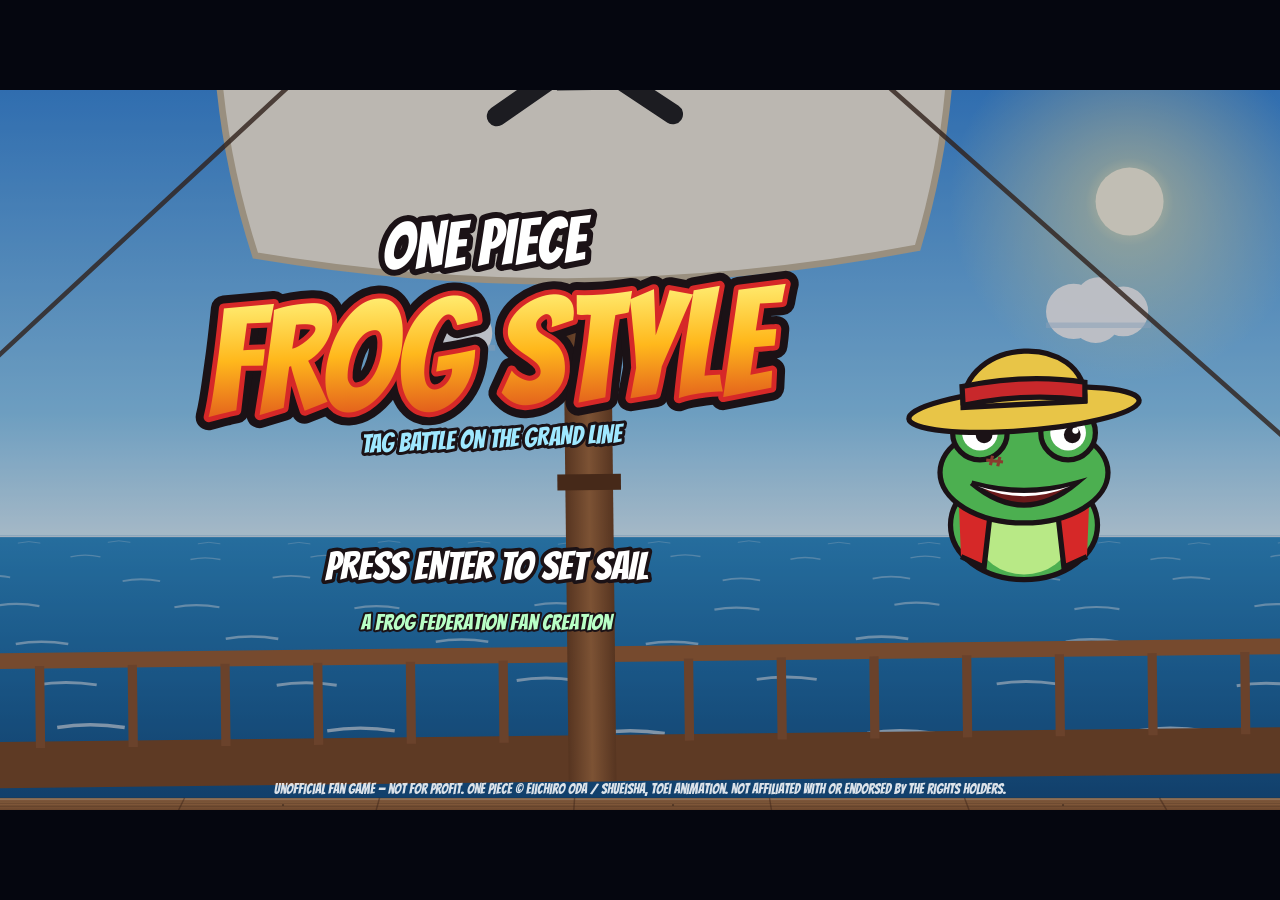
<file: one-piece-frog-style/index.html>
<!DOCTYPE html>
<html lang="en">
<head>
<meta charset="utf-8">
<meta name="viewport" content="width=device-width, initial-scale=1, maximum-scale=1, user-scalable=no, viewport-fit=cover">
<meta name="theme-color" content="#05060f">
<meta name="apple-mobile-web-app-capable" content="yes">
<meta name="mobile-web-app-capable" content="yes">
<title>One Piece Frog Style</title>
<meta name="description" content="One Piece Frog Style — an unofficial, non-commercial fan-made 2-vs-2 tag fighting game. ONE PIECE © Eiichiro Oda / Shueisha, Toei Animation.">
<link rel="preconnect" href="https://fonts.googleapis.com">
<link rel="preconnect" href="https://fonts.gstatic.com" crossorigin>
<link href="https://fonts.googleapis.com/css2?family=Bangers&display=swap" rel="stylesheet">
<link rel="stylesheet" href="game.css">
</head>
<body>
<canvas id="game" aria-label="One Piece Frog Style game screen"></canvas>

<div id="touch" hidden>
  <div id="stick-zone"><div id="stick"><div id="knob"></div></div><span class="hint">MOVE</span></div>
  <div id="buttons">
    <button data-b="L" class="b-l">L</button>
    <button data-b="H" class="b-h">H</button>
    <button data-b="S" class="b-s">SP</button>
    <button data-b="X" class="b-x">HYPER</button>
    <button data-b="A" class="b-a">ASSIST</button>
    <button data-b="T" class="b-t">TAG</button>
  </div>
  <button id="pause-btn" aria-label="Pause">II</button>
</div>

<div id="rotate" hidden>
  <div class="rot-icon">📱↻</div>
  <p>Turn your phone sideways for the best view.</p>
  <button id="rotate-dismiss">Play anyway</button>
</div>

<noscript><p class="noscript">One Piece Frog Style needs JavaScript. Unofficial fan game — ONE PIECE © Eiichiro Oda / Shueisha, Toei Animation.</p></noscript>

<script src="js/core.js"></script>
<script src="js/audio.js"></script>
<script src="js/input.js"></script>
<script src="js/draw.js"></script>
<script src="js/characters.js"></script>
<script src="js/fighter.js"></script>
<script src="js/stage.js"></script>
<script src="js/ai.js"></script>
<script src="js/match.js"></script>
<script src="js/hud.js"></script>
<script src="js/main.js"></script>
</body>
</html>
</file>
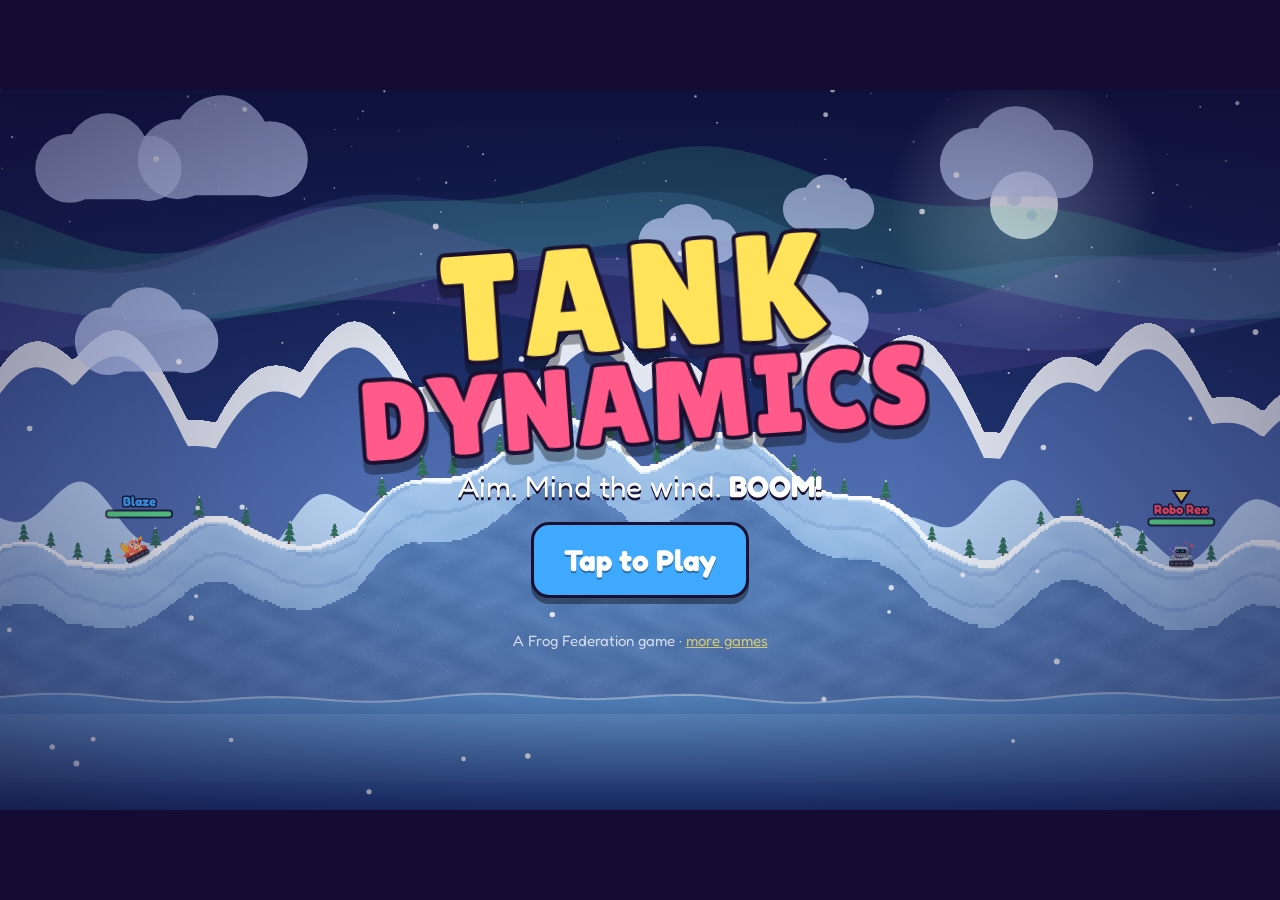
<file: tank-dynamics/index.html>
<!DOCTYPE html>
<html lang="en">
<head>
<meta charset="utf-8">
<meta name="viewport" content="width=device-width, initial-scale=1, maximum-scale=1, user-scalable=no, viewport-fit=cover">
<meta name="theme-color" content="#140c33">
<meta name="apple-mobile-web-app-capable" content="yes">
<meta name="mobile-web-app-capable" content="yes">
<title>Tank Dynamics</title>
<meta name="description" content="Tank Dynamics — a turn-based artillery battle game from the Frog Federation. Aim, mind the wind, and blast your friends off the map!">
<link rel="preconnect" href="https://fonts.googleapis.com">
<link rel="preconnect" href="https://fonts.gstatic.com" crossorigin>
<link href="https://fonts.googleapis.com/css2?family=Fredoka:wght@500;700&family=Lilita+One&display=swap" rel="stylesheet">
<link rel="stylesheet" href="game.css">
</head>
<body>
<canvas id="game" aria-label="Tank Dynamics battlefield"></canvas>

<div id="ui">
  <!-- title -->
  <section class="screen" id="s-title">
    <div class="logo"><span class="l1">TANK</span><span class="l2">DYNAMICS</span></div>
    <p class="tagline">Aim. Mind the wind. <b>BOOM!</b></p>
    <button class="big pulse" id="btn-start">Tap to Play</button>
    <p class="fine">A Frog Federation game · <a href="../games/">more games</a></p>
  </section>

  <!-- home -->
  <section class="screen" id="s-home" hidden>
    <div class="profile" id="profile">
      <div class="avatar" id="p-avatar">🐸</div>
      <div class="pinfo">
        <div class="pname"><span id="p-name">Guest</span> <button class="mini" id="p-rename" aria-label="Change name">✏️</button></div>
        <div class="prank"><span id="p-title">Cadet</span> · <b id="p-rating">1000</b> rating</div>
        <div class="pstats" id="p-stats">0 wins · 0 losses</div>
      </div>
      <div class="pacct">
        <span class="badge" id="p-badge">Guest</span>
        <button class="mini ghost" id="p-signin">Create account</button>
      </div>
    </div>
    <div class="menu">
      <button class="big c1" data-go="quick">⚡ Quick Match<small>Battle a player at your level</small></button>
      <button class="big c2" data-go="cpu">🤖 Vs Computer<small>Practice against the CPU</small></button>
      <button class="big c3" data-go="party">🎉 Local Party<small>2–4 players, one device</small></button>
      <div class="row">
        <button class="med" data-go="howto">How to Play</button>
        <button class="med" data-go="settings">Settings</button>
        <a class="med" href="../games/">← Games</a>
      </div>
    </div>
  </section>

  <!-- setup + tank select -->
  <section class="screen" id="s-select" hidden>
    <header class="bar"><button class="med back" data-back>←</button><h2 id="sel-title">Choose your tank</h2><span class="sel-who" id="sel-who"></span></header>
    <div class="select-wrap">
      <div class="tanks" id="tank-grid"></div>
      <div class="detail">
        <canvas id="detail-art" width="420" height="200"></canvas>
        <h3 id="d-name">Froggo</h3>
        <p class="d-tag" id="d-tag"></p>
        <div class="stats" id="d-stats"></div>
        <ul class="weapons" id="d-weapons"></ul>
      </div>
    </div>
    <div class="options" id="sel-options">
      <div class="opt" id="opt-diff"><span>CPU</span><button data-diff="easy">Easy</button><button data-diff="normal" class="on">Normal</button><button data-diff="hard">Hard</button></div>
      <div class="opt" id="opt-size"><span>Battle</span><button data-size="1v1" class="on">1 vs 1</button><button data-size="2v2">2 vs 2</button><button data-size="ffa3">3 FFA</button></div>
      <div class="opt" id="opt-players"><span>Players</span><button data-players="2" class="on">2</button><button data-players="3">3</button><button data-players="4">4</button><button data-teams="ffa" class="on">Free-for-all</button><button data-teams="teams">Teams</button></div>
      <div class="opt" id="opt-map"><span>Map</span><button data-map="random" class="on">Random</button></div>
      <button class="big go" id="btn-ready">Ready!</button>
    </div>
  </section>

  <!-- matchmaking -->
  <section class="screen" id="s-mm" hidden>
    <div class="mm">
      <div class="radar"><div class="sweep"></div><div class="blip b1"></div><div class="blip b2"></div><div class="blip b3"></div></div>
      <h2 id="mm-status">Finding an opponent…</h2>
      <p id="mm-detail">Looking for players rated 900–1100</p>
      <p class="fine" id="mm-where"></p>
      <div class="row">
        <button class="big c2" id="mm-cpu" hidden>🤖 Fight the computer instead</button>
        <button class="med" id="mm-cancel">Cancel</button>
      </div>
      <p class="fine" id="mm-tip">Tip: open this page in another tab to battle yourself!</p>
    </div>
  </section>

  <!-- battle controls -->
  <section class="screen" id="s-battle" hidden>
    <div id="weapon-btns">
      <button data-w="0" class="wbtn"><b>1</b><span>Shot 1</span></button>
      <button data-w="1" class="wbtn"><b>2</b><span>Shot 2</span></button>
      <button data-w="2" class="wbtn ss"><b>SS</b><span>Super</span><i class="gauge"></i></button>
    </div>
    <div id="touch-pad" hidden>
      <button class="pad up" data-k="UP" aria-label="Aim up">▲</button>
      <button class="pad down" data-k="DOWN" aria-label="Aim down">▼</button>
      <button class="pad left" data-k="LEFT" aria-label="Move left">◀</button>
      <button class="pad right" data-k="RIGHT" aria-label="Move right">▶</button>
    </div>
    <button id="fire-btn" data-k="FIRE" hidden>FIRE<small>hold · release</small></button>
    <div class="corner">
      <button class="icon" id="btn-view" aria-label="Toggle map view">🔍</button>
      <button class="icon" id="btn-skip" aria-label="Pass turn">⏭</button>
      <button class="icon" id="btn-pause" aria-label="Pause">II</button>
    </div>
    <div class="waiting" id="waiting" hidden>Waiting for opponent…</div>
  </section>

  <!-- results -->
  <section class="screen" id="s-results" hidden>
    <div class="results">
      <h1 id="r-title">VICTORY!</h1>
      <p id="r-sub"></p>
      <div class="rating" id="r-rating" hidden><span id="r-old">1000</span> → <b id="r-new">1016</b> <em id="r-delta">+16</em></div>
      <table id="r-table"></table>
      <div class="row">
        <button class="big c1" id="r-again">Play again</button>
        <button class="med" id="r-home">Home</button>
      </div>
    </div>
  </section>

  <!-- overlays -->
  <section class="overlay" id="o-pause" hidden>
    <div class="card">
      <h2>Paused</h2>
      <button class="big c2" id="pz-resume">Resume</button>
      <button class="med" data-go="howto">How to Play</button>
      <button class="med" data-go="settings">Settings</button>
      <button class="med danger" id="pz-quit">Quit battle</button>
    </div>
  </section>
  <section class="overlay" id="o-howto" hidden>
    <div class="card wide">
      <h2>How to Play</h2>
      <div class="cols">
        <div>
          <h3>Your turn</h3>
          <ul>
            <li><b>Move</b> ← → (or ◀ ▶) — uses fuel</li>
            <li><b>Aim</b> ↑ ↓ (or ▲ ▼) — angle is shown on the dial</li>
            <li><b>Shoot</b> hold <b>SPACE</b> (or FIRE) to charge power, <b>let go</b> to fire</li>
            <li><b>Shots</b> 1 · 2 · SS — the Super charges as you deal and take damage</li>
            <li><b>🔍 / Z</b> see the whole map · <b>⏭ / Q</b> pass</li>
          </ul>
        </div>
        <div>
          <h3>Winning</h3>
          <ul>
            <li>Knock out every enemy tank, or sink them in the water.</li>
            <li><b>Wind</b> pushes every shot — check the arrow at the top!</li>
            <li>The white ▼ on the power bar marks your last shot. Adjust from there.</li>
            <li><b>Delay</b>: big shots and long drives make you wait longer for your next turn.</li>
            <li>Craters are real: blast the ground out from under a tank for a big fall.</li>
            <li>After turn 26 it's <b>Sudden Death</b>: the water rises!</li>
          </ul>
        </div>
      </div>
      <button class="big c2" data-close>Got it!</button>
    </div>
  </section>
  <section class="overlay" id="o-settings" hidden>
    <div class="card">
      <h2>Settings</h2>
      <label>Music <input type="range" min="0" max="1" step="0.05" id="set-music"></label>
      <label>Sound FX <input type="range" min="0" max="1" step="0.05" id="set-sfx"></label>
      <label class="check"><input type="checkbox" id="set-shake"> Screen shake</label>
      <label class="check"><input type="checkbox" id="set-guide"> Aim helper (short dotted line)</label>
      <button class="big c2" data-close>Done</button>
    </div>
  </section>
  <section class="overlay" id="o-toast" hidden><div class="toast" id="toast"></div></section>
</div>

<div id="rotate" hidden>
  <div class="rot-icon">📱↻</div>
  <p>Turn your phone sideways for the best view.</p>
  <button id="rotate-dismiss">Play anyway</button>
</div>

<noscript><p class="noscript">Tank Dynamics needs JavaScript.</p></noscript>

<script src="../shared/ff-profile.js"></script>
<script src="../shared/ff-audio.js"></script>
<script src="js/core.js"></script>
<script src="js/terrain.js"></script>
<script src="js/tanks.js"></script>
<script src="js/game.js"></script>
<script src="js/ai.js"></script>
<script src="js/net.js"></script>
<script src="js/audio.js"></script>
<script src="js/render.js"></script>
<script src="js/skins.js"></script>
<script src="js/hud.js"></script>
<script src="js/main.js"></script>
</body>
</html>
</file>
<file: one-piece-frog-style/game.css>
/* One Piece Frog Style — page shell, touch controls and rotate hint. */
html { -webkit-text-size-adjust: 100%; text-size-adjust: 100%; touch-action: none; }
html, body { margin: 0; height: 100%; background: #05060f; overflow: hidden; overscroll-behavior: none; }
body { touch-action: none; -webkit-user-select: none; user-select: none; -webkit-touch-callout: none; font-family: Bangers, Impact, sans-serif; }
canvas#game { position: fixed; inset: 0; display: block; touch-action: none; }
#touch, #touch * { touch-action: none; -webkit-user-select: none; user-select: none; }

#touch { position: fixed; inset: 0; pointer-events: none; z-index: 5; }
#touch[hidden] { display: none; }
#stick-zone { position: absolute; left: 0; bottom: 0; width: 45%; height: 70%; pointer-events: auto; touch-action: none; }
#stick-zone .hint { position: absolute; left: max(24px, env(safe-area-inset-left)); bottom: 18px; color: rgba(255,255,255,.35); font-size: 16px; letter-spacing: 2px; }
#stick { position: absolute; left: 110px; top: 60%; width: 128px; height: 128px; margin: -64px 0 0 -64px; border-radius: 50%;
  background: rgba(255,255,255,.08); border: 3px solid rgba(255,255,255,.25); opacity: .55; transition: opacity .15s; }
#stick.on { opacity: 1; }
#knob { position: absolute; left: 50%; top: 50%; width: 58px; height: 58px; margin: -29px 0 0 -29px; border-radius: 50%;
  background: radial-gradient(circle at 35% 30%, #fff7c2, #e8c547 60%, #b8901e); border: 3px solid #1b1216; }

#buttons { position: absolute; right: max(12px, env(safe-area-inset-right)); bottom: max(12px, env(safe-area-inset-bottom)); width: 270px; height: 230px; pointer-events: none; }
#buttons button { position: absolute; pointer-events: auto; touch-action: none; border-radius: 50%; border: 3px solid #1b1216; color: #fff;
  font: 20px Bangers, Impact, sans-serif; letter-spacing: 1px; text-shadow: 0 2px 0 #1b1216; opacity: .7; padding: 0;
  box-shadow: 0 4px 0 rgba(0,0,0,.45); -webkit-tap-highlight-color: transparent; }
#buttons button.on { transform: translateY(3px) scale(.95); box-shadow: 0 1px 0 rgba(0,0,0,.45); opacity: 1; filter: brightness(1.25); }
.b-l { width: 74px; height: 74px; right: 176px; bottom: 20px; background: #3b82d6; }
.b-h { width: 74px; height: 74px; right: 96px; bottom: 64px; background: #d62828; }
.b-s { width: 86px; height: 86px; right: 4px; bottom: 100px; background: #f08a1c; font-size: 24px !important; }
.b-x { width: 70px; height: 70px; right: 0; bottom: 8px; background: #b03ad6; font-size: 16px !important; }
.b-a { width: 60px; height: 60px; right: 196px; bottom: 116px; background: #2f9a4a; font-size: 14px !important; }
.b-t { width: 60px; height: 60px; right: 120px; bottom: 160px; background: #555c75; font-size: 16px !important; }
#pause-btn { position: absolute; top: max(10px, env(safe-area-inset-top)); right: max(10px, env(safe-area-inset-right)); pointer-events: auto;
  width: 38px; height: 30px; border-radius: 8px; border: 2px solid rgba(255,255,255,.35); background: rgba(20,20,40,.45); color: rgba(255,225,77,.85);
  font: 16px Bangers, Impact, sans-serif; padding: 0; opacity: .7; -webkit-tap-highlight-color: transparent; touch-action: none; }
#pause-btn:active { opacity: 1; }

#rotate { position: fixed; inset: 0; z-index: 10; display: flex; flex-direction: column; align-items: center; justify-content: center; gap: 12px;
  background: rgba(5,6,15,.94); color: #fff; text-align: center; padding: 24px; font-size: 22px; letter-spacing: 1px; }
#rotate[hidden] { display: none; }
#rotate .rot-icon { font-size: 64px; }
#rotate button { font: 20px Bangers, Impact, sans-serif; padding: 10px 22px; border-radius: 10px; border: 3px solid #1b1216; background: #e8c547; color: #1b1216; }
.noscript { color: #fff; padding: 24px; font-family: sans-serif; }

@media (max-height: 420px) {
  #buttons { transform: scale(.82); transform-origin: bottom right; }
  #stick { width: 110px; height: 110px; margin: -55px 0 0 -55px; }
}
</file>
<file: tank-dynamics/game.css>
/* Tank Dynamics — menus and on-screen controls. The #ui layer is laid out in the same 1280×720
 * logical space as the canvas and scaled with it (see main.js resize), so DOM buttons line up
 * exactly with the HUD on every screen size. */
:root {
  --ink: #1a1030; --panel: rgba(20, 14, 52, 0.86); --line: rgba(255, 255, 255, 0.16);
  --c1: #ff5a8a; --c2: #3fa9ff; --c3: #ffb627; --go: #5de08a; --gold: #ffe35a;
  --font: 'Fredoka', 'Arial Rounded MT Bold', system-ui, sans-serif; --display: 'Lilita One', 'Fredoka', system-ui, sans-serif;
}
html { -webkit-text-size-adjust: 100%; text-size-adjust: 100%; touch-action: none; }
html, body { margin: 0; height: 100%; background: #140c33; overflow: hidden; overscroll-behavior: none; }
body { touch-action: none; -webkit-user-select: none; user-select: none; -webkit-touch-callout: none; font-family: var(--font); color: #fff; }
canvas#game { position: fixed; inset: 0; display: block; touch-action: none; }
#ui { position: fixed; left: 0; top: 0; width: 1280px; height: 720px; transform-origin: 0 0; pointer-events: none; }
#ui * { box-sizing: border-box; }
.screen, .overlay { position: absolute; inset: 0; pointer-events: auto; }
.screen[hidden], .overlay[hidden], [hidden] { display: none !important; }
button, a.med { font-family: var(--font); -webkit-tap-highlight-color: transparent; touch-action: manipulation; cursor: pointer; }

/* buttons */
.big, .med { border: 3px solid var(--ink); border-radius: 18px; color: #fff; font-weight: 700; text-shadow: 0 2px 0 rgba(0,0,0,.35);
  box-shadow: 0 6px 0 rgba(0,0,0,.4); transition: transform .08s, box-shadow .08s, filter .1s; text-decoration: none; display: inline-flex; align-items: center; justify-content: center; flex-direction: column; }
.big { font-size: 30px; padding: 14px 30px; background: var(--c2); min-height: 76px; }
.big small { display: block; font-size: 15px; font-weight: 500; opacity: .9; margin-top: 2px; }
.med { font-size: 20px; padding: 10px 22px; background: rgba(255,255,255,.14); min-height: 52px; }
.big:hover, .med:hover { filter: brightness(1.12); }
.big:active, .med:active, .big.on, .med.on { transform: translateY(4px); box-shadow: 0 2px 0 rgba(0,0,0,.4); }
.c1 { background: linear-gradient(#ff7aa2, var(--c1)); } .c2 { background: linear-gradient(#6fc0ff, var(--c2)); } .c3 { background: linear-gradient(#ffd060, var(--c3)); color: var(--ink); text-shadow: none; }
.go { background: linear-gradient(#8ff0ae, var(--go)); color: var(--ink); text-shadow: none; }
.danger { background: #d8385a; }
.mini { font-size: 16px; border: 0; background: rgba(255,255,255,.15); color: #fff; border-radius: 10px; padding: 4px 10px; }
.mini.ghost { background: transparent; border: 2px solid var(--line); }
.pulse { animation: pulse 1.4s ease-in-out infinite; }
@keyframes pulse { 50% { transform: scale(1.06); } }
.row { display: flex; gap: 14px; justify-content: center; align-items: center; flex-wrap: wrap; }
.fine { font-size: 15px; opacity: .75; }
.fine a { color: var(--gold); }

/* title */
#s-title { display: flex; flex-direction: column; align-items: center; justify-content: center; gap: 18px; background: radial-gradient(ellipse at center, rgba(20,12,51,0) 30%, rgba(20,12,51,.55)); }
.logo { display: flex; flex-direction: column; align-items: center; line-height: .82; font-family: var(--display); transform: rotate(-4deg); filter: drop-shadow(0 10px 0 rgba(0,0,0,.35)); }
.logo span { -webkit-text-stroke: 8px var(--ink); paint-order: stroke fill; }
.logo .l1 { font-size: 150px; color: var(--gold); letter-spacing: 8px; }
.logo .l2 { font-size: 112px; color: #ff5a8a; letter-spacing: 2px; }
.tagline { font-size: 30px; margin: 0; text-shadow: 0 3px 0 var(--ink); }

/* home */
#s-home { display: flex; flex-direction: column; align-items: center; justify-content: center; gap: 20px; background: rgba(20,12,51,.35); }
.profile { display: flex; align-items: center; gap: 16px; background: var(--panel); border: 2px solid var(--line); border-radius: 22px; padding: 14px 20px; width: 640px; }
.avatar { font-size: 50px; width: 72px; height: 72px; display: grid; place-items: center; background: rgba(255,255,255,.1); border-radius: 50%; }
.pinfo { flex: 1; }
.pname { font-size: 26px; font-weight: 700; }
.prank { font-size: 18px; opacity: .9; } .prank b { color: var(--gold); }
.pstats { font-size: 15px; opacity: .7; }
.pacct { display: flex; flex-direction: column; align-items: flex-end; gap: 6px; }
.badge { font-size: 13px; background: rgba(93,224,138,.25); border: 1px solid var(--go); border-radius: 10px; padding: 2px 10px; }
.menu { display: flex; flex-direction: column; gap: 14px; width: 640px; }
.menu .big { width: 100%; }

/* select */
#s-select { background: rgba(20,12,51,.72); padding: 16px 24px; display: flex; flex-direction: column; gap: 10px; }
.bar { display: flex; align-items: center; gap: 16px; }
.bar h2 { margin: 0; font-family: var(--display); font-size: 40px; letter-spacing: 1px; text-shadow: 0 3px 0 var(--ink); }
.sel-who { margin-left: auto; font-size: 22px; font-weight: 700; padding: 4px 14px; border-radius: 12px; }
.back { min-height: 48px; padding: 6px 16px; }
.select-wrap { display: flex; gap: 18px; flex: 1; min-height: 0; }
.tanks { display: grid; grid-template-columns: repeat(3, 1fr); gap: 12px; width: 690px; align-content: start; }
.tcard { position: relative; background: var(--panel); border: 3px solid var(--line); border-radius: 18px; padding: 6px 6px 8px; color: #fff; display: flex; flex-direction: column; align-items: center; transition: transform .1s, border-color .1s; }
.tcard canvas { width: 200px; height: 112px; }
.tcard b { font-size: 21px; }
.tcard small { font-size: 13px; opacity: .75; }
.tcard.on { border-color: var(--gold); transform: translateY(-3px); box-shadow: 0 0 0 3px rgba(255,227,90,.3); }
.tcard .taken { position: absolute; top: 6px; right: 8px; font-size: 13px; background: rgba(0,0,0,.5); border-radius: 8px; padding: 1px 6px; }
.detail { flex: 1; background: var(--panel); border: 2px solid var(--line); border-radius: 20px; padding: 10px 18px; display: flex; flex-direction: column; min-width: 0; }
.detail canvas { width: 100%; height: 150px; object-fit: contain; }
.detail h3 { margin: 0; font-family: var(--display); font-size: 34px; }
.d-tag { margin: 0 0 6px; opacity: .85; font-size: 16px; }
.stats { display: grid; grid-template-columns: auto 1fr; gap: 3px 10px; font-size: 14px; align-items: center; }
.stats i { display: block; height: 9px; border-radius: 5px; background: linear-gradient(90deg, var(--go), var(--gold)); }
.weapons { list-style: none; margin: 8px 0 0; padding: 0; font-size: 14px; display: flex; flex-direction: column; gap: 5px; }
.weapons li { background: rgba(255,255,255,.07); border-radius: 10px; padding: 4px 10px; }
.weapons li b { color: var(--gold); }
.weapons li.ss b { color: #ff9ad9; }
.options { display: flex; align-items: center; gap: 12px; flex-wrap: wrap; }
.opt { display: flex; align-items: center; gap: 6px; background: var(--panel); border-radius: 14px; padding: 6px 10px; border: 2px solid var(--line); }
.opt span { font-size: 14px; opacity: .7; margin-right: 4px; }
.opt button { font-size: 16px; font-weight: 700; color: #fff; background: rgba(255,255,255,.1); border: 2px solid transparent; border-radius: 10px; padding: 6px 12px; }
.opt button.on { background: var(--c2); border-color: var(--ink); }
#btn-ready { margin-left: auto; min-height: 64px; font-size: 30px; padding: 8px 40px; }

/* matchmaking */
#s-mm { display: grid; place-items: center; background: rgba(20,12,51,.75); }
.mm { text-align: center; display: flex; flex-direction: column; align-items: center; gap: 10px; }
.mm h2 { font-family: var(--display); font-size: 44px; margin: 8px 0 0; text-shadow: 0 3px 0 var(--ink); }
.mm p { margin: 0; font-size: 20px; }
.radar { position: relative; width: 220px; height: 220px; border-radius: 50%; border: 4px solid rgba(93,224,138,.6); overflow: hidden;
  background: radial-gradient(circle, rgba(93,224,138,.15) 0 30%, transparent 31% 60%, rgba(93,224,138,.1) 61% 62%, transparent 63%), #0b1a18; }
.sweep { position: absolute; inset: 0; background: conic-gradient(from 0deg, rgba(93,224,138,.6), transparent 70deg); animation: spin 2s linear infinite; }
@keyframes spin { to { transform: rotate(360deg); } }
.blip { position: absolute; width: 12px; height: 12px; border-radius: 50%; background: var(--gold); animation: blip 2s ease-out infinite; }
.b1 { left: 60px; top: 70px; } .b2 { left: 150px; top: 120px; animation-delay: .7s; } .b3 { left: 90px; top: 160px; animation-delay: 1.3s; }
@keyframes blip { 0% { opacity: 1; transform: scale(1.4); } 60%, 100% { opacity: 0; transform: scale(.6); } }

/* battle controls */
#s-battle { pointer-events: none; }
#s-battle button { pointer-events: auto; touch-action: none; }
#weapon-btns { position: absolute; left: 836px; top: 634px; display: flex; gap: 8px; }
.wbtn { position: relative; width: 140px; height: 70px; border-radius: 14px; border: 3px solid rgba(255,255,255,.18); background: rgba(255,255,255,.08); color: #fff; display: flex; flex-direction: column; align-items: flex-start; justify-content: center; padding: 4px 10px; overflow: hidden; text-align: left; }
.wbtn b { font-size: 13px; opacity: .7; }
.wbtn span { font-size: 17px; font-weight: 700; line-height: 1.1; }
.wbtn.on { border-color: var(--gold); background: rgba(255,227,90,.22); }
.wbtn.ss .gauge { position: absolute; left: 0; bottom: 0; height: 6px; width: 0; background: linear-gradient(90deg, #b36bff, #ff7ad9); transition: width .3s; }
.wbtn.ss.ready { animation: glow 1s ease-in-out infinite; } .wbtn.ss.ready .gauge { background: var(--gold); }
@keyframes glow { 50% { box-shadow: 0 0 18px 4px rgba(255,227,90,.8); } }
.wbtn:disabled { opacity: .45; }
#touch-pad { position: absolute; left: 24px; top: 380px; width: 250px; height: 220px; }
.pad { position: absolute; width: 84px; height: 84px; border-radius: 22px; border: 3px solid var(--ink); background: rgba(255,255,255,.22); color: #fff; font-size: 34px; box-shadow: 0 5px 0 rgba(0,0,0,.4); }
.pad.on { transform: translateY(4px); box-shadow: 0 1px 0 rgba(0,0,0,.4); background: rgba(255,227,90,.55); }
.pad.up { left: 83px; top: 0; } .pad.down { left: 83px; top: 136px; } .pad.left { left: 0; top: 68px; } .pad.right { left: 166px; top: 68px; }
#fire-btn { position: absolute; right: 32px; top: 410px; width: 170px; height: 170px; border-radius: 50%; border: 5px solid var(--ink); font-family: var(--display); font-size: 44px; color: #fff;
  background: radial-gradient(circle at 35% 30%, #ff9a9a, #ff3f5a 60%, #b01830); box-shadow: 0 8px 0 rgba(0,0,0,.45); text-shadow: 0 3px 0 var(--ink); display: flex; flex-direction: column; align-items: center; justify-content: center; }
#fire-btn small { font-family: var(--font); font-size: 14px; opacity: .85; }
#fire-btn.on { transform: translateY(5px) scale(.97); box-shadow: 0 2px 0 rgba(0,0,0,.45); filter: brightness(1.2); }
.corner { position: absolute; right: 8px; top: 102px; display: flex; flex-direction: column; gap: 8px; }
.icon { width: 62px; height: 56px; border-radius: 14px; border: 2px solid rgba(255,255,255,.3); background: rgba(20,14,52,.6); color: var(--gold); font-size: 22px; font-weight: 700; padding: 0; }
.icon.on { background: rgba(255,227,90,.35); }
.waiting { position: absolute; left: 50%; top: 150px; transform: translateX(-50%); background: var(--panel); padding: 8px 20px; border-radius: 14px; font-size: 20px; }
#s-battle.theirs #weapon-btns, #s-battle.theirs #touch-pad, #s-battle.theirs #fire-btn, #s-battle.theirs #btn-skip { opacity: .35; pointer-events: none; }

/* results */
#s-results { display: grid; place-items: center; background: rgba(20,12,51,.7); }
.results { background: var(--panel); border: 3px solid var(--line); border-radius: 26px; padding: 22px 36px; text-align: center; min-width: 640px; }
.results h1 { font-family: var(--display); font-size: 84px; margin: 0; color: var(--gold); -webkit-text-stroke: 5px var(--ink); paint-order: stroke fill; }
.results h1.lose { color: #8fb0ff; }
.results p { font-size: 20px; margin: 4px 0 10px; }
.rating { font-size: 28px; margin-bottom: 10px; } .rating em { font-style: normal; font-weight: 700; margin-left: 8px; color: var(--go); } .rating em.neg { color: #ff7a8a; }
.results table { margin: 0 auto 16px; border-collapse: collapse; font-size: 17px; }
.results td, .results th { padding: 4px 12px; } .results th { opacity: .65; font-weight: 500; }
.results tr.win td:first-child::before { content: '👑 '; }

/* overlays */
.overlay { display: grid; place-items: center; background: rgba(8,5,25,.6); z-index: 5; }
.card { background: var(--panel); border: 3px solid var(--line); border-radius: 26px; padding: 22px 36px; display: flex; flex-direction: column; gap: 14px; align-items: stretch; min-width: 420px; }
.card.wide { width: 1000px; }
.card h2 { font-family: var(--display); font-size: 42px; margin: 0; text-align: center; }
.card h3 { margin: 0 0 6px; color: var(--gold); }
.card ul { margin: 0; padding-left: 20px; font-size: 18px; line-height: 1.45; }
.card .cols { display: grid; grid-template-columns: 1fr 1fr; gap: 24px; }
.card label { display: flex; justify-content: space-between; align-items: center; gap: 16px; font-size: 20px; }
.card label.check { justify-content: flex-start; }
.card input[type=range] { width: 220px; accent-color: var(--gold); }
.card input[type=checkbox] { width: 24px; height: 24px; accent-color: var(--gold); }
#o-toast { background: none; pointer-events: none; place-items: start center; padding-top: 120px; }
.toast { background: var(--panel); border: 2px solid var(--gold); border-radius: 16px; padding: 12px 22px; font-size: 20px; max-width: 700px; text-align: center; }

#rotate { position: fixed; inset: 0; z-index: 10; display: flex; flex-direction: column; align-items: center; justify-content: center; gap: 12px;
  background: rgba(20,12,51,.95); color: #fff; text-align: center; padding: 24px; font-size: 22px; }
#rotate[hidden] { display: none; }
#rotate .rot-icon { font-size: 64px; }
#rotate button { font: 700 20px var(--font); padding: 10px 22px; border-radius: 12px; border: 3px solid var(--ink); background: var(--gold); color: var(--ink); }
.noscript { color: #fff; padding: 24px; font-family: sans-serif; }
</file>
